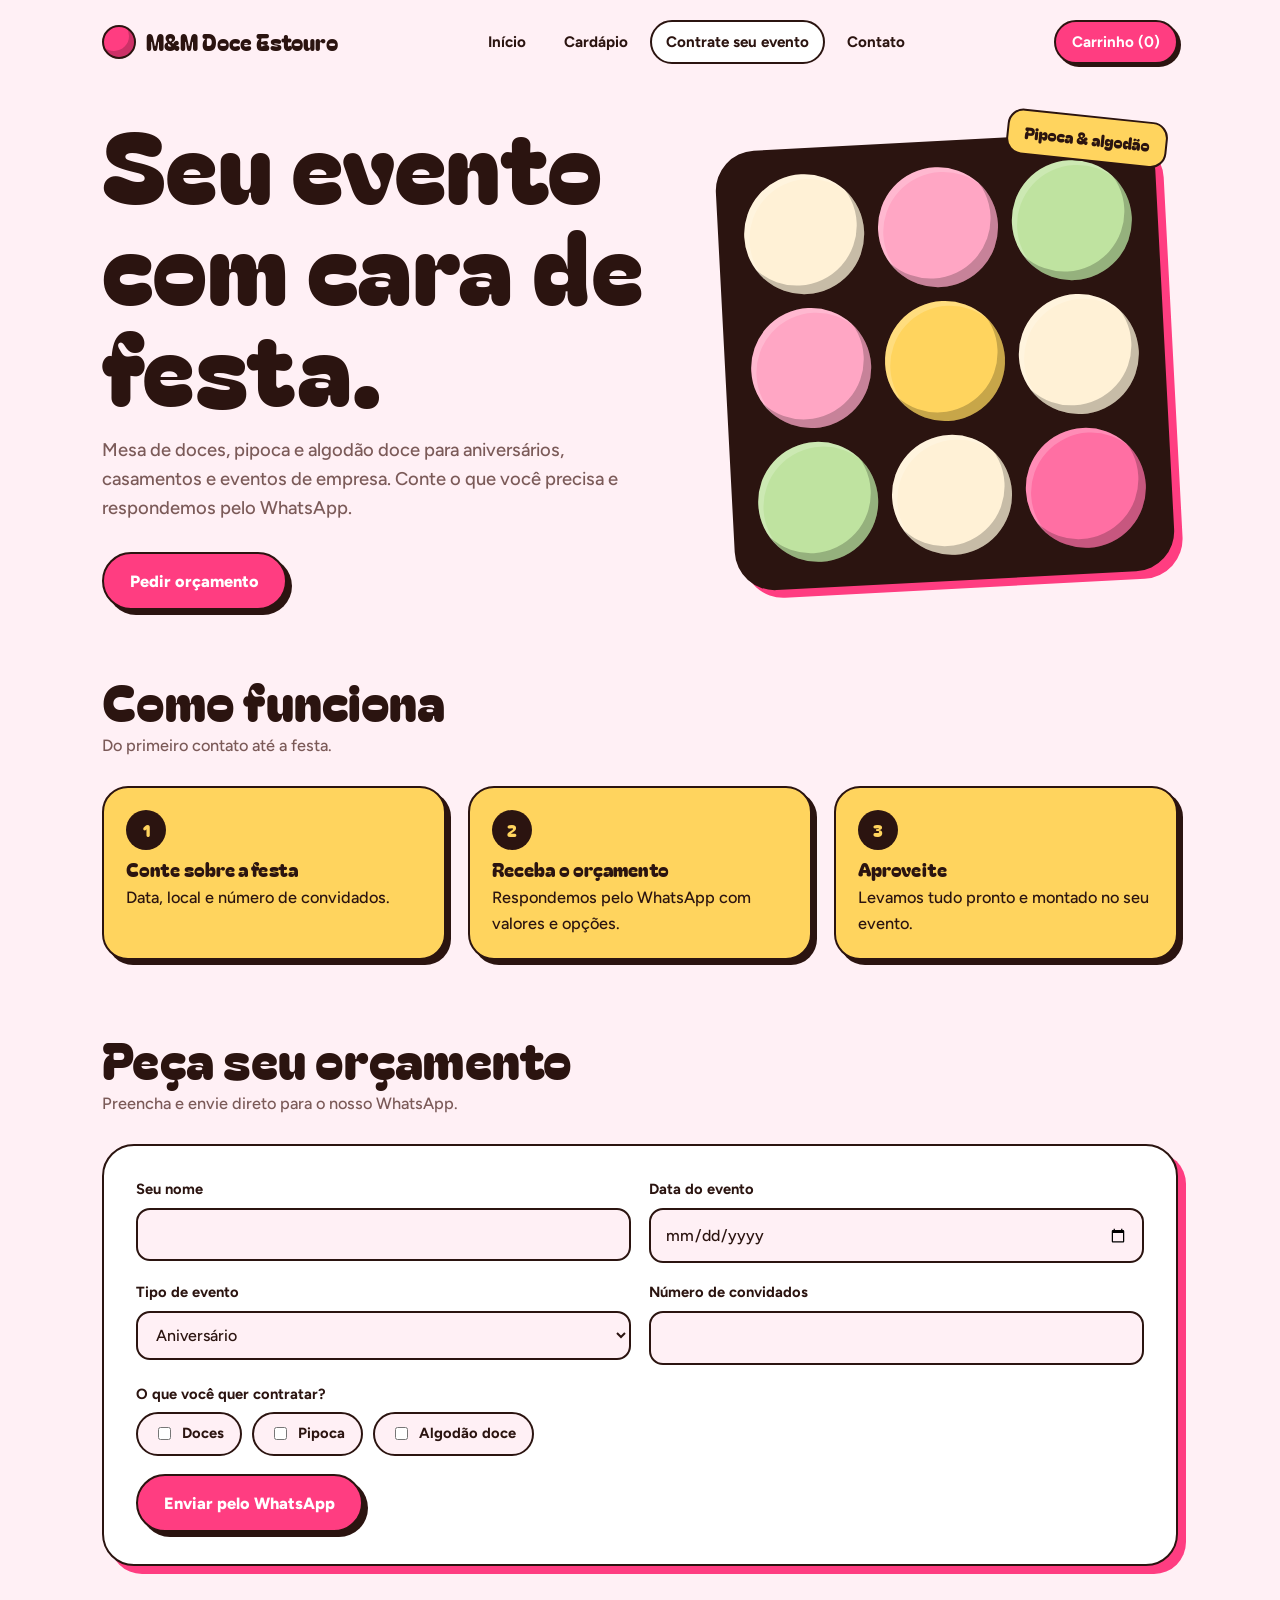
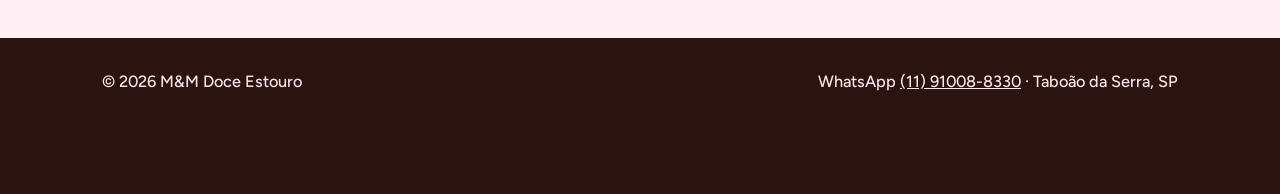
<file: index2.html>
<!DOCTYPE html>
<html lang="pt-BR">
<head>
<meta charset="UTF-8">
<meta name="viewport" content="width=device-width, initial-scale=1, viewport-fit=cover">
<link rel="stylesheet" href="https://fonts.googleapis.com/css2?family=Bagel+Fat+One&family=Figtree:wght@500;700;800&display=swap">
<link rel="stylesheet" href="style.css">
<title>Contrate seu evento | M&amp;M Doce Estouro</title>
<meta name="theme-color" content="#fff0f5">
</head>
<body>
<div class="wrap">
<header>
  <a class="logo" href="index.html"><i></i>M&amp;M Doce Estouro</a>
  <nav aria-label="Principal">
    <a href="index.html">Início</a>
    <a href="index3.html">Cardápio</a>
    <a href="index2.html" class="on">Contrate seu evento</a>
    <a href="#contato">Contato</a>
  </nav>
  <div class="hr"><a class="cart" href="#" id="cart">Carrinho (0)</a><button class="burger" id="burger" aria-label="Abrir menu" aria-expanded="false"><i></i></button></div>
</header>
<main>
  <section class="hero">
    <div>
      <h1>Seu evento com cara de festa.</h1>
      <p>Mesa de doces, pipoca e algodão doce para aniversários, casamentos e eventos de empresa. Conte o que você precisa e respondemos pelo WhatsApp.</p>
      <div class="btns"><a class="btn pk" href="#orcamento">Pedir orçamento</a></div>
    </div>
    <div class="box" aria-hidden="true"><span class="tag">Pipoca &amp; algodão</span>
      <b style="background:#fff1d6"></b><b style="background:#ffa6c4"></b><b style="background:#bfe3a0"></b>
      <b style="background:#ffa6c4"></b><b style="background:#ffd45e"></b><b style="background:#fff1d6"></b>
      <b style="background:#bfe3a0"></b><b style="background:#fff1d6"></b><b style="background:#ff6fa3"></b></div>
  </section>
  <section class="sec">
    <h2>Como funciona</h2><p class="sub">Do primeiro contato até a festa.</p>
    <div class="steps">
      <div><h3>Conte sobre a festa</h3><p>Data, local e número de convidados.</p></div>
      <div><h3>Receba o orçamento</h3><p>Respondemos pelo WhatsApp com valores e opções.</p></div>
      <div><h3>Aproveite</h3><p>Levamos tudo pronto e montado no seu evento.</p></div>
    </div>
  </section>
  <section class="sec" id="orcamento">
    <h2>Peça seu orçamento</h2><p class="sub">Preencha e envie direto para o nosso WhatsApp.</p>
    <div class="form">
      <div><label for="nome">Seu nome</label><input id="nome" autocomplete="name"></div>
      <div><label for="data">Data do evento</label><input id="data" type="date"></div>
      <div><label for="tipo">Tipo de evento</label><select id="tipo"><option>Aniversário</option><option>Casamento</option><option>Evento de empresa</option><option>Outro</option></select></div>
      <div><label for="conv">Número de convidados</label><input id="conv" type="number" min="1" inputmode="numeric"></div>
      <div class="full"><label>O que você quer contratar?</label>
        <div class="chk" id="serv"><label><input type="checkbox" value="Doces"> Doces</label><label><input type="checkbox" value="Pipoca"> Pipoca</label><label><input type="checkbox" value="Algodão doce"> Algodão doce</label></div></div>
      <div class="full"><a class="btn pk" id="send" href="#" target="_blank" rel="noopener">Enviar pelo WhatsApp</a></div>
    </div>
  </section>
</main>
</div>
<footer id="contato"><div class="wrap">
  <span>© 2026 M&amp;M Doce Estouro</span>
  <span>WhatsApp <a href="https://wa.me/5511910088330">(11) 91008-8330</a> · Taboão da Serra, SP</span>
</div></footer>
<script src="app.js"></script>
<script>
var $=function(i){return document.getElementById(i)};
$('send').onclick=function(){
  var s=[].map.call(document.querySelectorAll('#serv input:checked'),function(i){return i.value}).join(', ')||'a combinar';
  var t='Olá! Meu nome é '+($('nome').value||'(nome)')+' e gostaria de um orçamento para '+$('tipo').value+
   '.\nData: '+($('data').value||'a definir')+'\nConvidados: '+($('conv').value||'a definir')+'\nServiços: '+s;
  this.href='https://wa.me/5511910088330?text='+encodeURIComponent(t);
};
</script>
</body>
</html>
</file>
<file: style.css>
:root{--ch:#2b1410;--pk:#ff3d81;--pl:#ffc7dc;--pi:#bfe3a0;--bt:#ffd45e;--bg:#fff0f5;--w:#fff;--mu:#7b5a58;
--st:2.5px solid var(--ch);--sh:5px 5px 0 var(--ch);color-scheme:light;box-sizing:border-box;
padding-top:env(safe-area-inset-top,0px);padding-bottom:env(safe-area-inset-bottom,0px)}
html{scroll-padding-top:90px;scroll-behavior:smooth}
*,*::before,*::after{box-sizing:inherit}
body{margin:0;background:var(--bg);color:var(--ch);font:500 1.02rem/1.6 Figtree,system-ui,sans-serif;overflow-x:clip}
a{color:inherit;text-decoration:none}
:focus-visible{outline:3px solid var(--pk);outline-offset:3px}
h1,h2,h3{font-family:"Bagel Fat One",Georgia,serif;font-weight:400;line-height:1.02;margin:0;letter-spacing:.005em}
.wrap{max-width:1120px;margin:0 auto;padding:0 22px}
header{display:flex;align-items:center;justify-content:space-between;height:84px;gap:12px}
.logo{display:flex;align-items:center;gap:10px;font-family:"Bagel Fat One",Georgia,serif;font-size:1.35rem}
.logo i{width:34px;height:34px;border-radius:50%;background:var(--pk);border:var(--st);box-shadow:inset -5px -6px 0 rgba(0,0,0,.2)}
nav{display:flex;gap:6px;align-items:center;font-weight:700;font-size:.95rem}
nav a{padding:8px 14px;border-radius:999px;border:2.5px solid transparent}
nav a:hover,nav a.on{border-color:var(--ch);background:var(--w)}
nav a.cart{background:var(--pk);color:#fff;border-color:var(--ch);box-shadow:3px 3px 0 var(--ch)}
.btn{display:inline-block;padding:14px 26px;border-radius:999px;border:var(--st);background:var(--w);font-weight:800;box-shadow:var(--sh);transition:transform .15s,box-shadow .15s;cursor:pointer;font:inherit;font-weight:800;color:var(--ch)}
.btn:hover{transform:translate(2px,2px);box-shadow:3px 3px 0 var(--ch)}
.btn.pk{background:var(--pk);color:#fff}.btn.bt{background:var(--bt)}
.btns{display:flex;gap:14px;flex-wrap:wrap}
.hero{display:grid;grid-template-columns:1.1fr .9fr;gap:40px;align-items:center;padding:28px 0 64px}
.hero h1{font-size:clamp(3rem,8.5vw,6.2rem);margin-bottom:20px}
.hero p{font-size:1.15rem;max-width:44ch;margin:0 0 28px;color:var(--mu)}
.box{position:relative;max-width:440px;width:100%;margin:0 auto;aspect-ratio:1;background:var(--ch);border-radius:40px;padding:26px;display:grid;grid-template-columns:repeat(3,1fr);gap:14px;align-content:center;transform:rotate(-3deg);box-shadow:8px 8px 0 var(--pk)}
.box b{aspect-ratio:1;border-radius:50%;box-shadow:inset -7px -9px 0 rgba(0,0,0,.22),inset 5px 5px 0 rgba(255,255,255,.2)}
.tag{position:absolute;right:-14px;top:-18px;background:var(--bt);border:var(--st);border-radius:16px;padding:8px 16px;font-family:"Bagel Fat One";transform:rotate(9deg);color:var(--ch)}
.band{background:var(--ch);color:var(--bt);overflow:hidden;white-space:nowrap;padding:16px 0;font-family:"Bagel Fat One";font-size:1.5rem;transform:rotate(-1.2deg);margin:0 -20px 64px}
.band div{display:inline-block;animation:mq 28s linear infinite}
@keyframes mq{to{transform:translateX(-50%)}}
.sec{padding-bottom:72px}
.sec h2{font-size:clamp(2rem,5vw,3.2rem);margin-bottom:6px}
.sub{color:var(--mu);margin:0 0 28px}
.grid{display:grid;grid-template-columns:repeat(auto-fit,minmax(230px,1fr));gap:22px}
.card{background:var(--w);border:var(--st);border-radius:26px;padding:16px;box-shadow:var(--sh)}
.card .th{height:130px;border-radius:16px;border:var(--st);margin-bottom:14px}
.card h3{font-size:1.25rem;margin-bottom:4px}
.card p{margin:0 0 12px;color:var(--mu);font-size:.95rem}
.price{font-weight:800}
.row{display:flex;justify-content:space-between;align-items:center}
.cta{background:var(--pk);color:#fff;border:var(--st);border-radius:36px;box-shadow:8px 8px 0 var(--ch);padding:44px;display:flex;justify-content:space-between;align-items:center;gap:24px;flex-wrap:wrap;margin-bottom:72px}
.cta h2{font-size:clamp(2rem,5vw,3.2rem);max-width:14ch}
footer{background:var(--ch);color:#ffe3ec;padding:30px 0 100px}
footer .wrap{display:flex;justify-content:space-between;flex-wrap:wrap;gap:10px}
footer a{text-decoration:underline}
/* eventos */
.steps{counter-reset:s;display:grid;grid-template-columns:repeat(auto-fit,minmax(230px,1fr));gap:22px}
.steps div{counter-increment:s;background:var(--bt);border:var(--st);border-radius:26px;padding:22px;box-shadow:var(--sh)}
.steps div::before{content:counter(s);display:grid;place-items:center;width:40px;height:40px;border-radius:50%;background:var(--ch);color:var(--bt);font-family:"Bagel Fat One";margin-bottom:10px}
.steps h3{font-size:1.2rem;margin-bottom:4px}.steps p{margin:0}
.form{background:var(--w);border:var(--st);border-radius:32px;box-shadow:8px 8px 0 var(--pk);padding:32px;display:grid;grid-template-columns:1fr 1fr;gap:18px}
.form label{display:block;font-weight:700;font-size:.92rem;margin-bottom:6px}
.form input,.form select{width:100%;padding:12px 14px;border-radius:14px;border:var(--st);background:var(--bg);font:inherit;color:var(--ch)}
.full{grid-column:1/-1}
.chk{display:flex;gap:10px;flex-wrap:wrap}
.chk label{display:flex;align-items:center;gap:8px;border:var(--st);border-radius:999px;padding:8px 16px;margin:0;cursor:pointer;background:var(--bg)}
.chk input{width:auto;accent-color:var(--pk)}
.chk label:has(input:checked){background:var(--pi)}
/* cardapio */
.top{padding:20px 0 24px}.top h1{font-size:clamp(3rem,8vw,5.2rem);margin-bottom:8px}.top p{margin:0;color:var(--mu)}
.bar{position:sticky;top:env(safe-area-inset-top,0px);z-index:5;background:var(--bg);padding:12px 0;margin-bottom:28px}
.tabs{display:flex;gap:10px;overflow-x:auto;scrollbar-width:none;padding:3px 4px 8px}
.tabs::-webkit-scrollbar{display:none}
.tab{flex:none;padding:9px 18px;border-radius:999px;border:var(--st);background:var(--w);color:var(--ch);font:inherit;font-weight:700;cursor:pointer}
.tab[aria-pressed="true"]{background:var(--ch);color:var(--bt)}
.cat{margin-bottom:52px}.cat h2{font-size:2rem;margin-bottom:2px}.cat .sub{margin-bottom:18px}
.list{display:grid;grid-template-columns:repeat(auto-fill,minmax(330px,1fr));gap:18px}
.item{display:flex;gap:14px;align-items:center;background:var(--w);border:var(--st);border-radius:24px;padding:12px;box-shadow:4px 4px 0 var(--ch)}
.dot{flex:none;width:84px;height:84px;border-radius:16px;border:var(--st);background:var(--pl);display:grid;place-items:center;overflow:hidden}
.dot i{width:50px;height:50px;border-radius:50%;box-shadow:inset -6px -8px 0 rgba(0,0,0,.2)}
.dot img{width:100%;height:100%;object-fit:cover;display:block}
.info{flex:1;min-width:0}.info h3{font-size:1.1rem}.info p{margin:2px 0 6px;color:var(--mu);font-size:.86rem;line-height:1.4}
.add{flex:none;width:42px;height:42px;border-radius:50%;border:var(--st);background:var(--bt);color:var(--ch);font-size:1.4rem;font-weight:800;cursor:pointer;transition:transform .15s}
.add:hover{background:var(--pk);color:#fff;transform:scale(1.1)}
.total{position:fixed;left:50%;bottom:calc(18px + env(safe-area-inset-bottom,0px));transform:translate(-50%,170%);transition:transform .3s;display:flex;gap:16px;align-items:center;background:var(--ch);color:var(--bt);border-radius:999px;padding:10px 10px 10px 22px;z-index:10;font-weight:800;border:2.5px solid var(--ch);box-shadow:0 0 0 3px var(--bt)}
.total.show{transform:translate(-50%,0)}
.total button{background:var(--pk);color:#fff;border:0;border-radius:999px;padding:10px 18px;font:inherit;font-weight:800;cursor:pointer}
.ov{position:fixed;inset:0;background:rgba(43,20,16,.5);opacity:0;pointer-events:none;transition:opacity .25s;z-index:40}
.ov.open{opacity:1;pointer-events:auto}
.drawer{position:fixed;top:0;right:0;bottom:0;width:min(430px,100%);background:var(--bg);border-left:var(--st);transform:translateX(100%);visibility:hidden;transition:transform .3s,visibility .3s;z-index:41;display:flex;flex-direction:column;padding-top:env(safe-area-inset-top,0px);padding-bottom:env(safe-area-inset-bottom,0px)}
.drawer.open{transform:none;visibility:visible}
.dh{display:flex;justify-content:space-between;align-items:center;padding:18px 22px;border-bottom:var(--st);background:var(--bt)}
.dh h2{font-size:1.6rem}
.x{width:38px;height:38px;border-radius:50%;border:var(--st);background:var(--w);color:var(--ch);cursor:pointer;font-weight:800}
.lines{flex:1;overflow-y:auto;padding:4px 22px}
.line{display:flex;gap:12px;align-items:center;padding:14px 0;border-bottom:1.5px dashed var(--ch)}
.line .dot{width:54px;height:54px;border-radius:12px}.line .dot i{width:30px;height:30px}
.line .info h3{font-size:.95rem}.line .info p{margin:0;font-size:.85rem}
.qty{display:flex;align-items:center;gap:8px;flex:none;font-weight:800}
.qty button{width:30px;height:30px;border-radius:50%;border:var(--st);background:var(--w);color:var(--ch);cursor:pointer;font-weight:800}
.empty{text-align:center;color:var(--mu);padding:56px 12px}
.foot{padding:18px 22px;border-top:var(--st);background:var(--w)}
.opts{display:flex;gap:8px;margin-bottom:12px;flex-wrap:wrap}
.foot input{width:100%;padding:12px 14px;border-radius:14px;border:var(--st);background:var(--bg);color:var(--ch);font:inherit;margin-bottom:14px}
.sr{display:flex;justify-content:space-between;color:var(--mu);font-size:.95rem;margin-bottom:4px}
.sr.big{color:var(--ch);font-family:"Bagel Fat One";font-size:1.4rem;margin:10px 0 14px}
.go{display:block;text-align:center;background:var(--pk);color:#fff;border:var(--st);border-radius:999px;padding:14px;font-weight:800;box-shadow:4px 4px 0 var(--ch)}
.go.off{opacity:.4;pointer-events:none}
@media (max-width:780px){
 nav a:not(.cart){display:none}
 .hero{grid-template-columns:1fr}.box{max-width:340px}
 .form{grid-template-columns:1fr;padding:22px}.cta{padding:28px}
 .list{grid-template-columns:1fr}
}
@media (prefers-reduced-motion:reduce){*{transition:none!important;animation:none!important;scroll-behavior:auto!important}}

/* ===== carrossel, menu e celular ===== */
header{position:relative;z-index:30}
.hr{display:flex;align-items:center;gap:8px}
.hr .cart{background:var(--pk);color:#fff;border:var(--st);box-shadow:3px 3px 0 var(--ch);padding:8px 16px;border-radius:999px;font-weight:700;font-size:.95rem;white-space:nowrap}
.burger{display:none;width:44px;height:44px;border-radius:50%;border:var(--st);background:var(--bt);cursor:pointer;position:relative;padding:0}
.burger i,.burger::before,.burger::after{content:"";position:absolute;left:11px;right:11px;height:2.5px;border-radius:2px;background:var(--ch);transition:transform .25s,opacity .2s}
.burger::before{top:13px}.burger i{top:19.5px}.burger::after{top:26px}
header.open .burger::before{transform:translateY(6.5px) rotate(45deg)}
header.open .burger::after{transform:translateY(-6.5px) rotate(-45deg)}
header.open .burger i{opacity:0}
.hero>*{min-width:0}
.carw{position:relative;max-width:480px;width:100%;margin:0 auto}
.car{position:relative;border:var(--st);border-radius:36px;overflow:hidden;background:var(--ch);box-shadow:8px 8px 0 var(--pk);aspect-ratio:4/4.6;transform:rotate(2deg)}
.track{display:flex;height:100%;overflow-x:auto;scroll-snap-type:x mandatory;scrollbar-width:none;overscroll-behavior-x:contain;-webkit-overflow-scrolling:touch}
.track::-webkit-scrollbar{display:none}
.slide{flex:none;width:100%;height:100%;position:relative;scroll-snap-align:center;scroll-snap-stop:always;margin:0;background:var(--g)}
.slide img{position:absolute;inset:0;width:100%;height:100%;object-fit:cover}
.slide::before{content:"";position:absolute;width:44%;aspect-ratio:1;left:28%;top:22%;border-radius:50%;background:rgba(255,255,255,.25);box-shadow:inset -14px -18px 0 rgba(0,0,0,.2)}
.slide figcaption{position:absolute;left:14px;right:14px;bottom:54px;display:flex;justify-content:space-between;align-items:center;gap:10px;padding:10px 16px;border:var(--st);border-radius:18px;background:var(--w);font-weight:800}
.slide figcaption b{font-family:"Bagel Fat One",Georgia,serif;font-weight:400;font-size:1.1rem}
.slide figcaption span{color:var(--pk)}
.cb{position:absolute;top:50%;width:44px;height:44px;margin-top:-22px;border-radius:50%;border:var(--st);background:var(--bt);color:var(--ch);font-size:1.1rem;font-weight:800;cursor:pointer;z-index:2}
.cb:hover{background:var(--pk);color:#fff}.cb.p{left:12px}.cb.n{right:12px}
.dots{position:absolute;left:0;right:0;bottom:18px;display:flex;justify-content:center;gap:8px;z-index:2}
.dots button{width:12px;height:12px;padding:0;border:2px solid var(--ch);border-radius:99px;background:var(--w);cursor:pointer;transition:width .3s,background .3s}
.dots button[aria-current="true"]{width:30px;background:var(--bt)}
.tabs{width:100%;max-width:100%;overscroll-behavior-x:contain;-webkit-overflow-scrolling:touch}
.form input,.form select,.foot input{font-size:16px}
@media (max-width:820px){
 .wrap{padding:0 16px}
 header{height:72px}
 .logo{font-size:1.15rem}
 .burger{display:block}
 nav{display:none;position:absolute;top:calc(100% + 4px);left:0;right:0;flex-direction:column;gap:4px;padding:10px;background:var(--w);border:var(--st);border-radius:24px;box-shadow:var(--sh)}
 header.open nav{display:flex}
 nav a:not(.cart){display:block;padding:14px 16px;font-size:1.05rem}
 .hero{gap:36px;padding:16px 0 44px}
 .btns .btn{flex:1 1 100%;text-align:center}
 .car{aspect-ratio:1;transform:none;border-radius:28px;box-shadow:6px 6px 0 var(--pk)}
 .carw{max-width:420px}
 .band{margin-bottom:44px;font-size:1.2rem}
 .sec{padding-bottom:52px}
 .grid{grid-template-columns:1fr 1fr;gap:14px}
 .card{padding:12px;border-radius:22px}.card .th{height:100px}
 .row{flex-direction:column;align-items:flex-start;gap:8px}
 .cta{padding:28px 22px;border-radius:28px;margin-bottom:48px}.cta .btn{width:100%;text-align:center}
 .form{border-radius:26px}
 .bar{top:0}
 .tabs{padding:3px 16px 8px;margin:0 -16px;width:auto;-webkit-mask-image:linear-gradient(90deg,#000 92%,transparent);mask-image:linear-gradient(90deg,#000 92%,transparent)}
 .tab{padding:11px 18px}
 .dot{width:76px;height:76px}
 .drawer{width:100%;height:100dvh;border-left:0}
 .total{width:calc(100% - 28px);justify-content:space-between}
 footer .wrap{flex-direction:column}
}
@media (max-width:420px){.grid{grid-template-columns:1fr}.logo{font-size:1.02rem}.hr .cart{padding:8px 12px}}

body.lock{overflow:hidden}

/* pagamento / pix */
.foot{max-height:62dvh;overflow-y:auto}
.pix{display:grid;gap:8px;background:var(--bg);border:var(--st);border-radius:16px;padding:12px 14px;margin-bottom:14px;font-size:.9rem}
.pix span{color:var(--mu);font-weight:700}
.pix b{font-size:1.02rem;word-break:break-all;line-height:1.3}
.pix small{color:var(--mu);line-height:1.35}
.pix .copy{justify-self:start;padding:10px 18px;border-radius:999px;border:var(--st);background:var(--bt);color:var(--ch);font:inherit;font-weight:800;cursor:pointer}
.pix .copy:hover{background:var(--pk);color:#fff}
.qr{justify-self:center;background:#fff;padding:10px;border:var(--st);border-radius:16px;line-height:0}
.qr canvas{display:block}
.pix small b{display:inline;font-size:inherit;color:var(--ch)}

/* ===== carrinho: minimizar itens + gerar QR ===== */
.itb{display:flex;justify-content:space-between;align-items:center;width:100%;padding:12px 22px;border:0;border-bottom:var(--st);background:var(--w);color:var(--ch);font:inherit;font-weight:800;cursor:pointer;text-align:left}
.itb:hover{background:var(--pl)}
.itb i{width:10px;height:10px;margin-top:4px;border-right:3px solid var(--ch);border-bottom:3px solid var(--ch);transform:rotate(-135deg);transition:transform .25s}
.itb[aria-expanded="false"] i{transform:rotate(45deg);margin-top:-4px}
.drawer.min .foot{max-height:none;flex:1}
.pixbtns{display:flex;gap:8px;flex-wrap:wrap}
.pix .copy.alt{background:var(--w)}
.qr[hidden]{display:none}
.qr{animation:pop .3s cubic-bezier(.2,.9,.3,1.3)}
@keyframes pop{from{opacity:0;transform:scale(.85)}}

/* ===== transição entre telas ===== */
body::after{content:"M&M";position:fixed;inset:0;z-index:100;pointer-events:none;display:grid;place-items:center;
  background:var(--pk);color:var(--bt);font-family:"Bagel Fat One",Georgia,serif;font-size:clamp(3.5rem,16vw,8rem);text-shadow:5px 5px 0 var(--ch);
  transform:translateX(100%);animation:cOut .6s cubic-bezier(.77,0,.18,1) both}
html.leaving body::after{animation:cIn .38s cubic-bezier(.77,0,.18,1) both}
@keyframes cOut{from{transform:translateX(0)}to{transform:translateX(100%)}}
@keyframes cIn{from{transform:translateX(-100%)}to{transform:translateX(0)}}
main{animation:rise .6s .25s backwards}
@keyframes rise{from{opacity:0;transform:translateY(18px)}}
/* Com "reduzir movimento" ligado no aparelho: em vez de cortina, um fade suave */
@media (prefers-reduced-motion:reduce){
  body::after,html.leaving body::after{content:"";background:var(--bg);transform:none;text-shadow:none}
  body::after{animation:fOut .35s both}
  html.leaving body::after{animation:fIn .25s both}
  main{animation:none}
}
@keyframes fOut{from{opacity:1}to{opacity:0}}
@keyframes fIn{from{opacity:0}to{opacity:1}}
</file>
